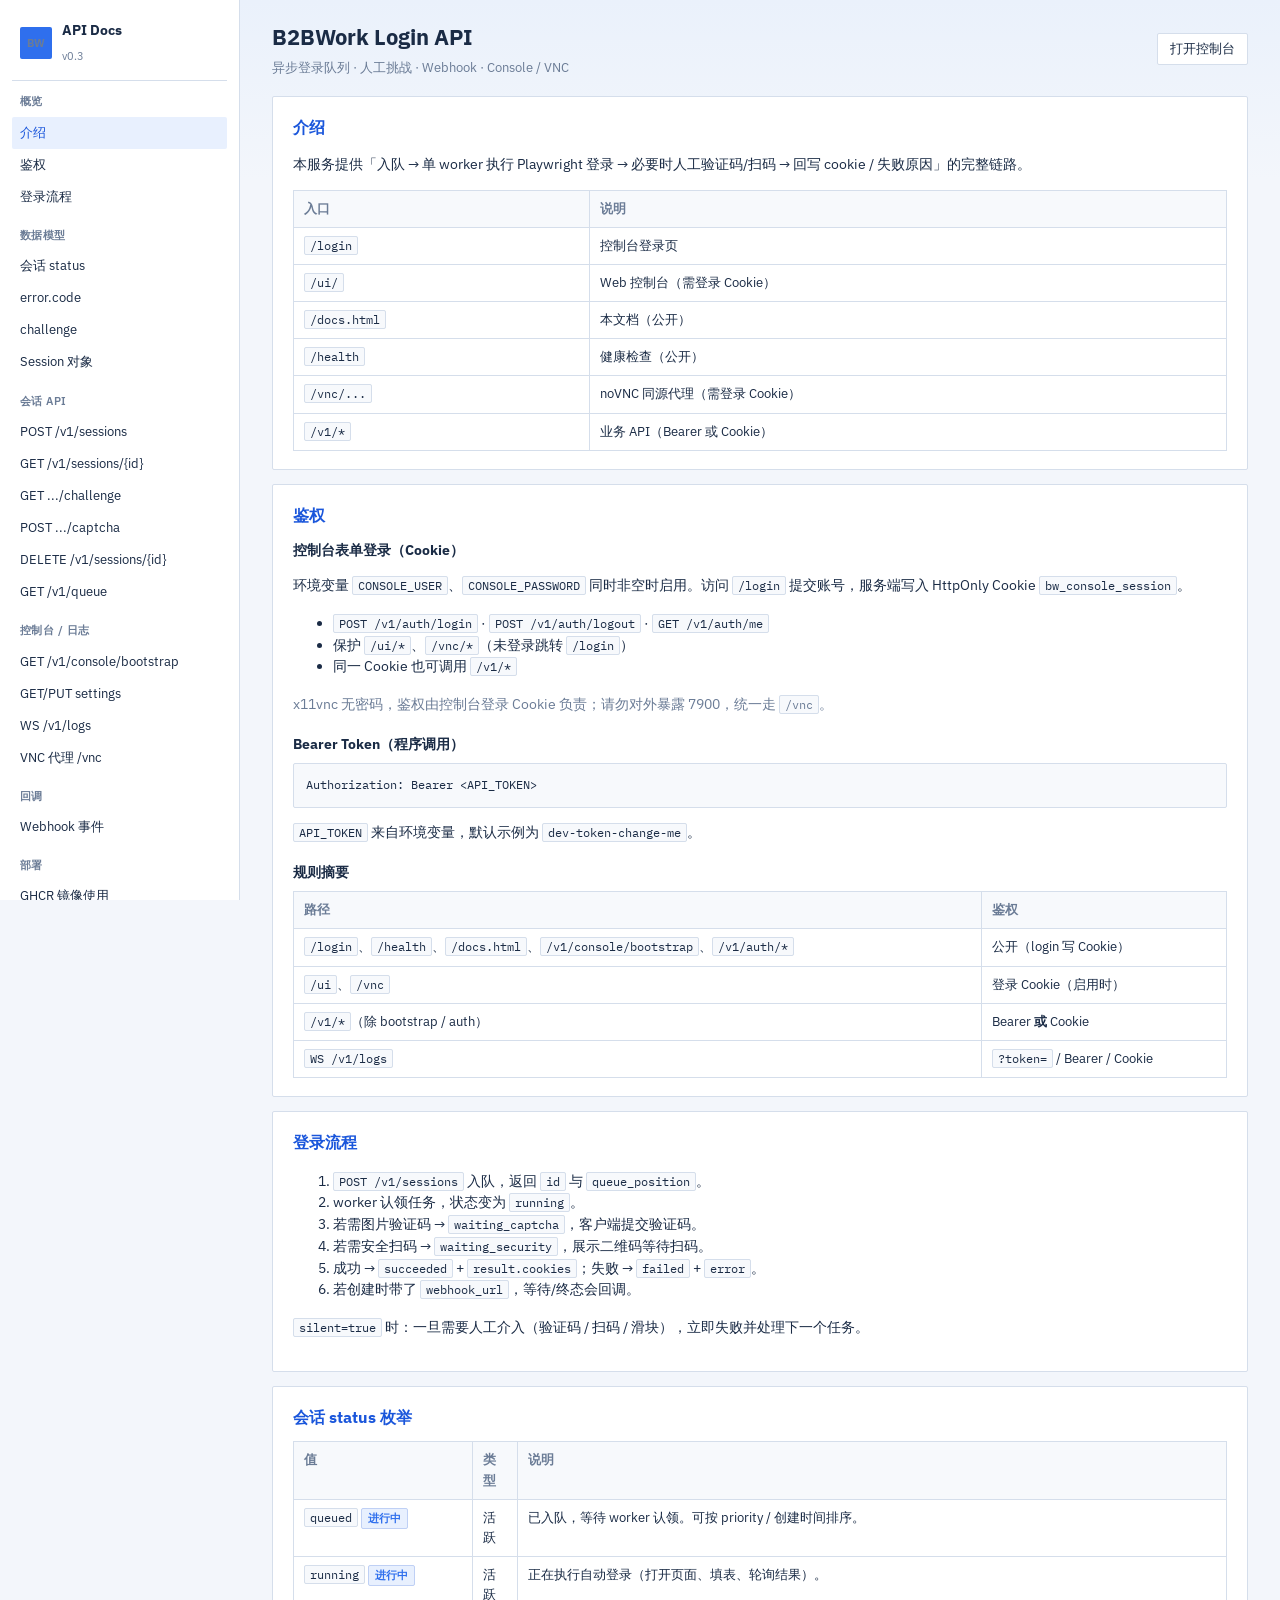
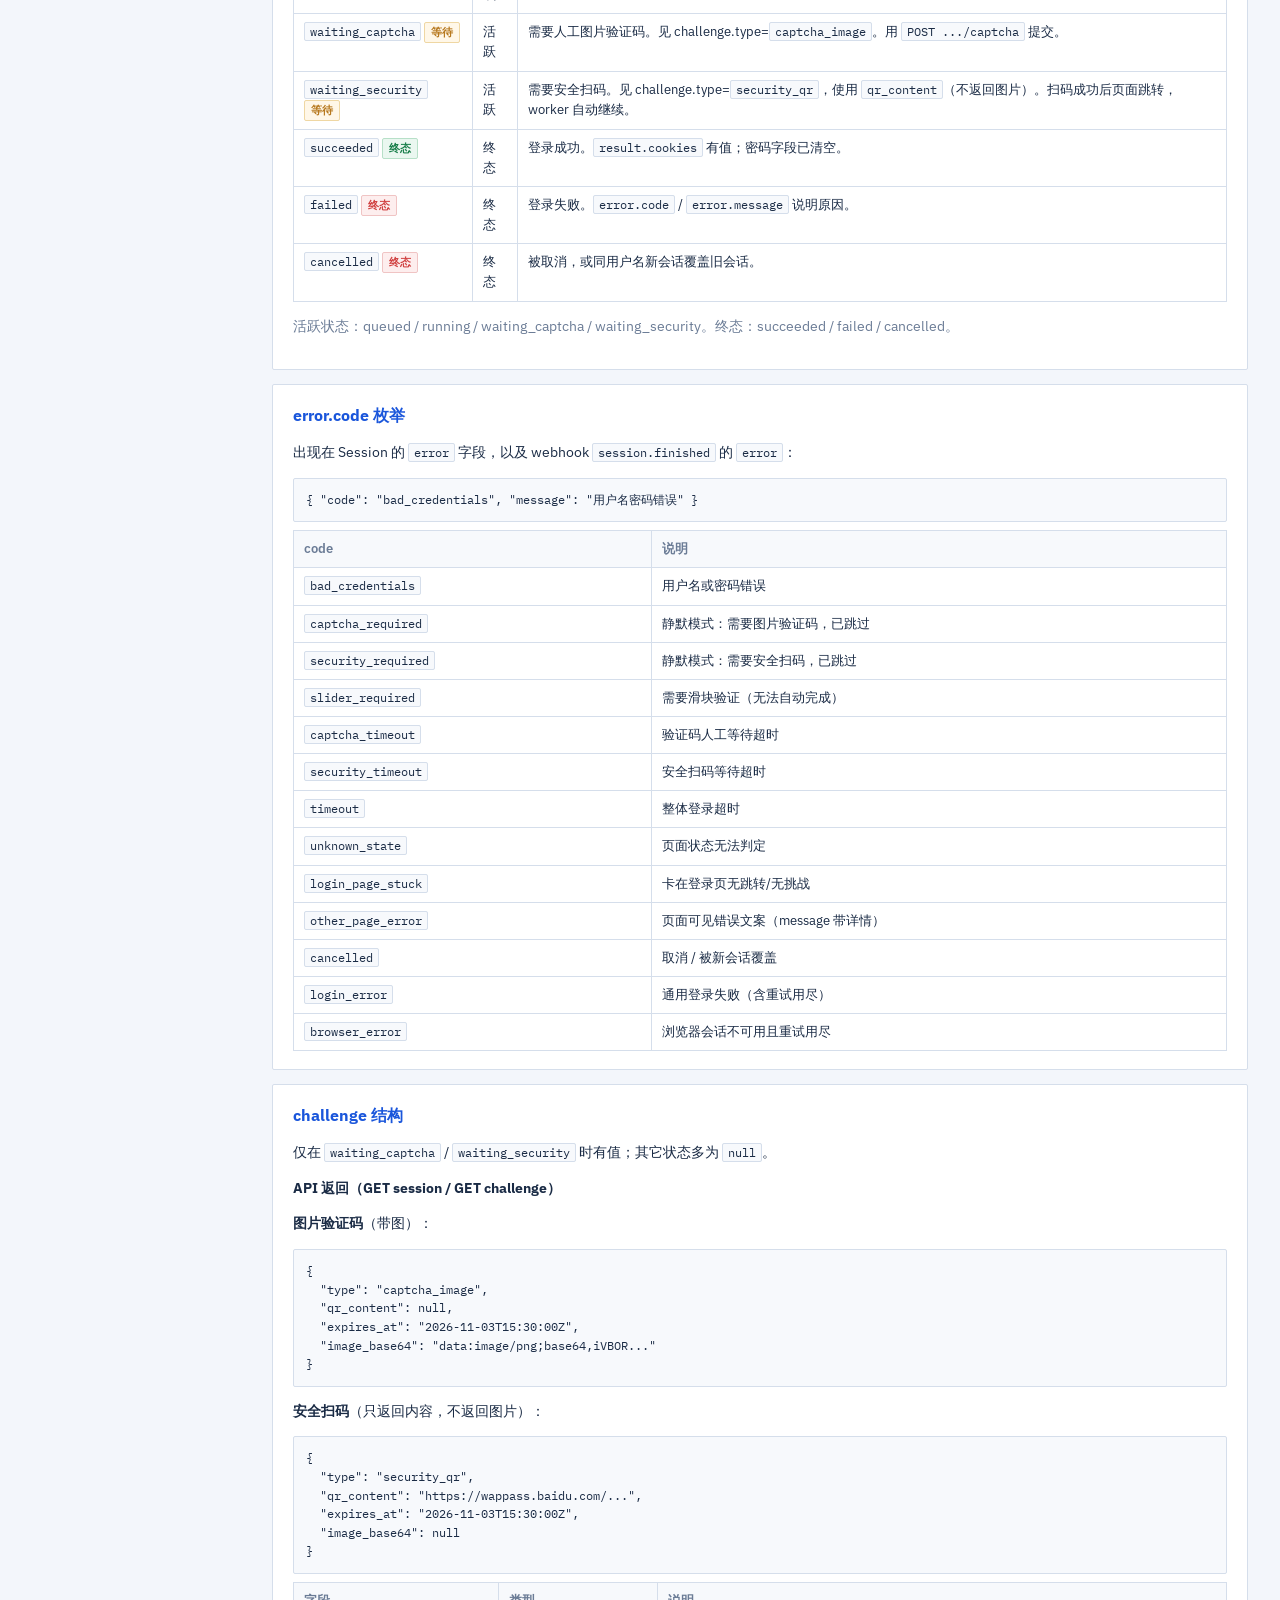
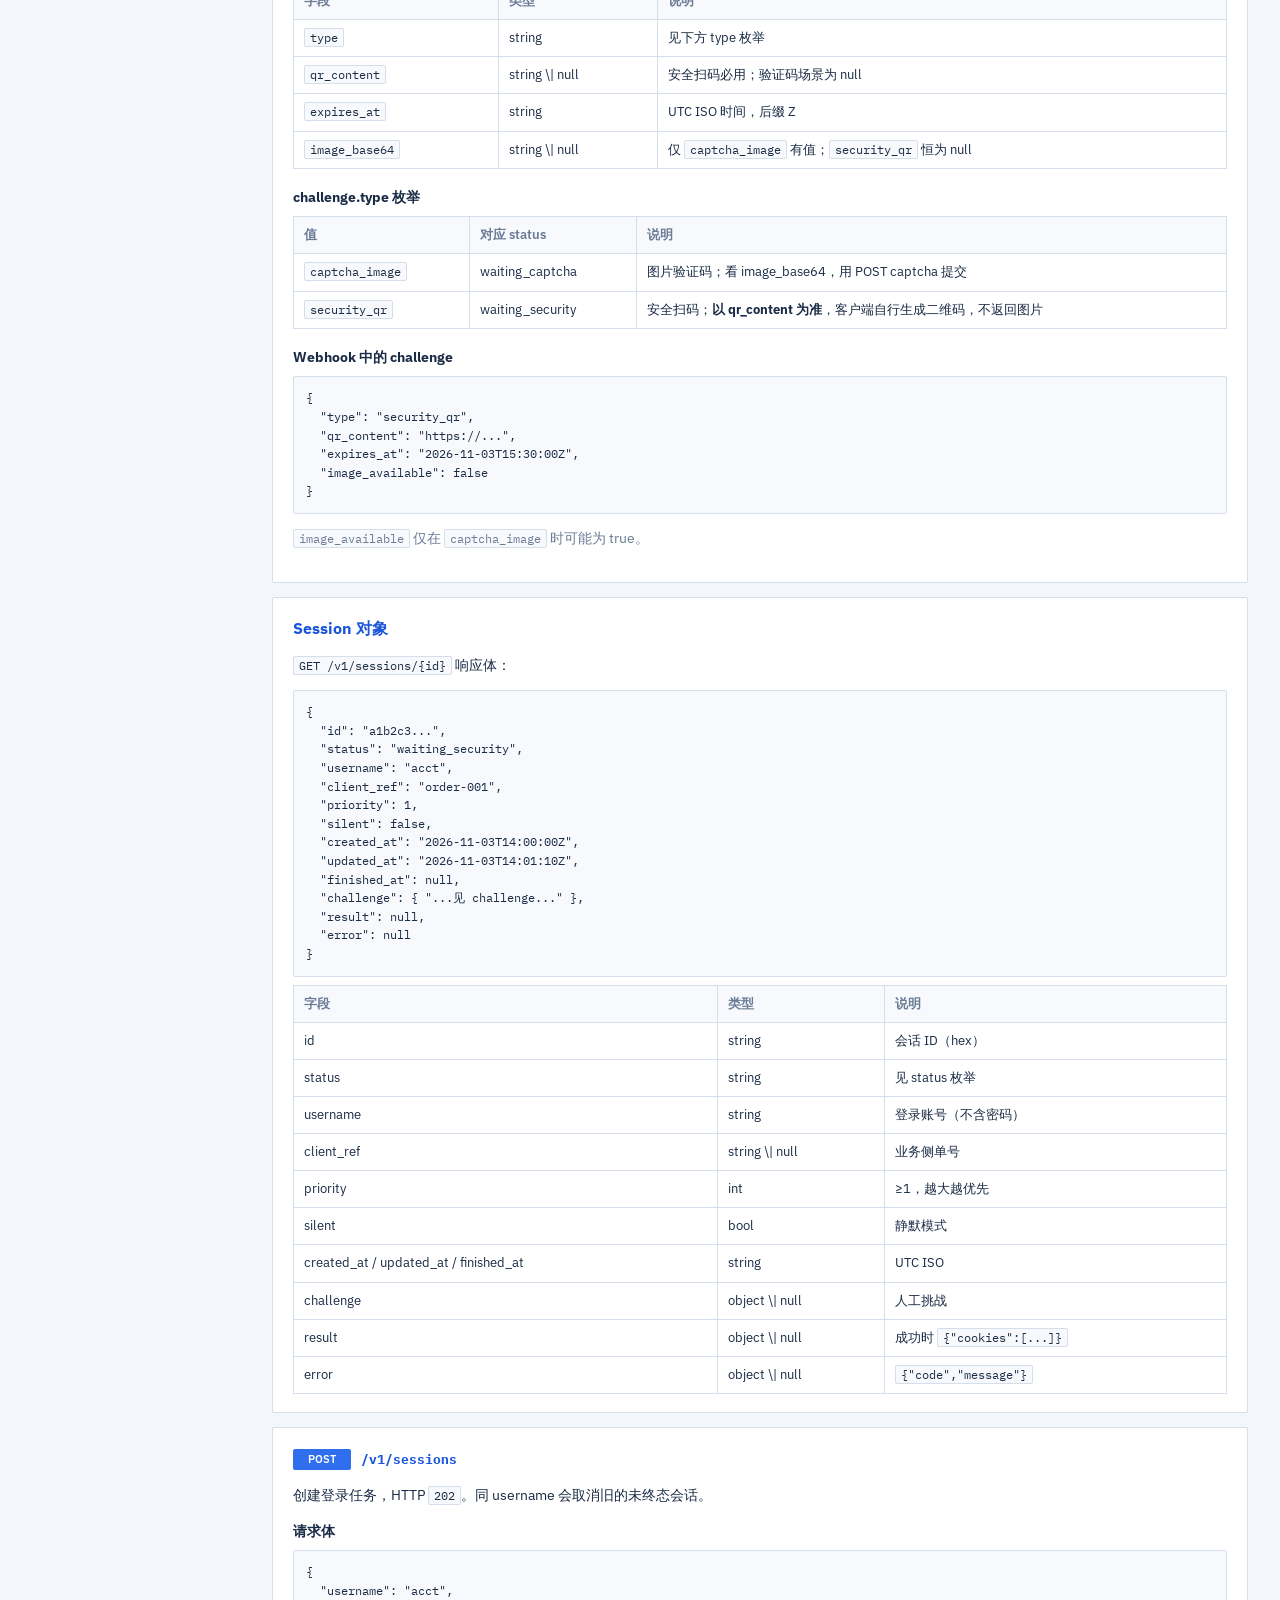
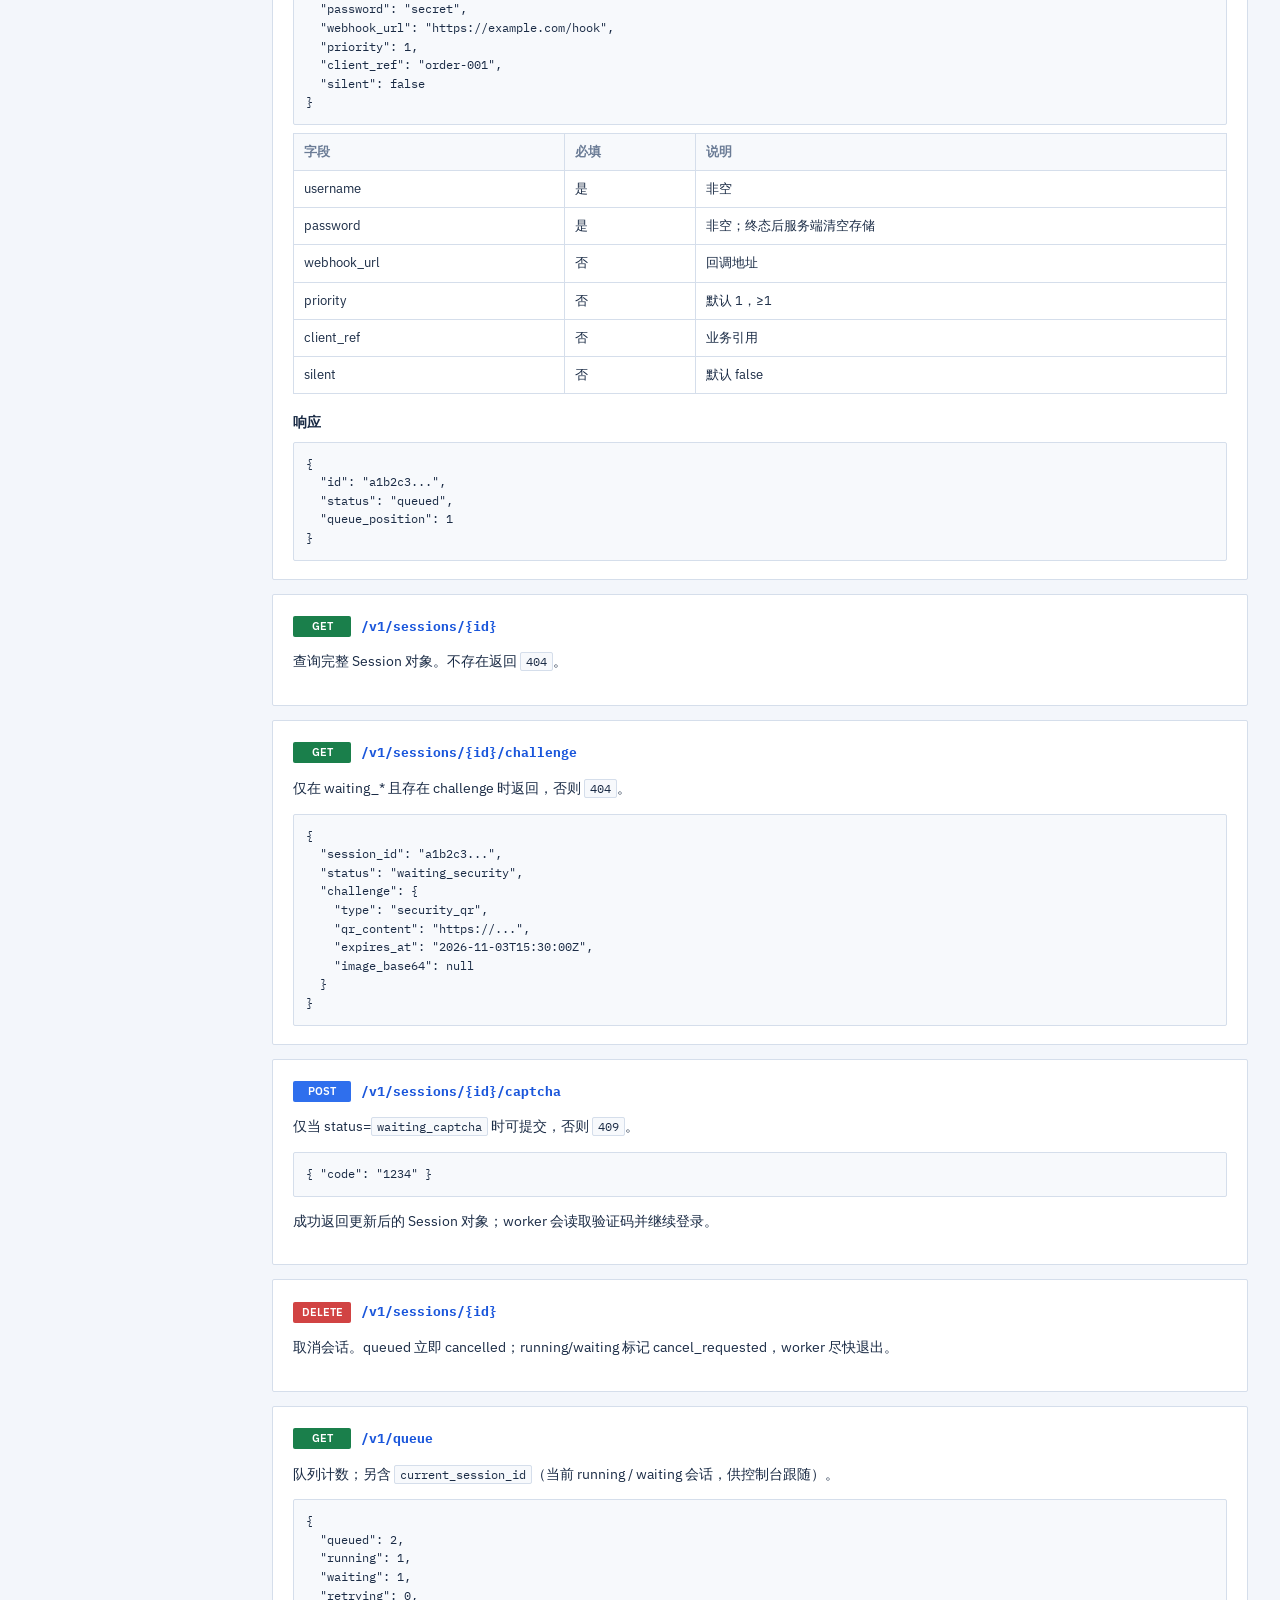
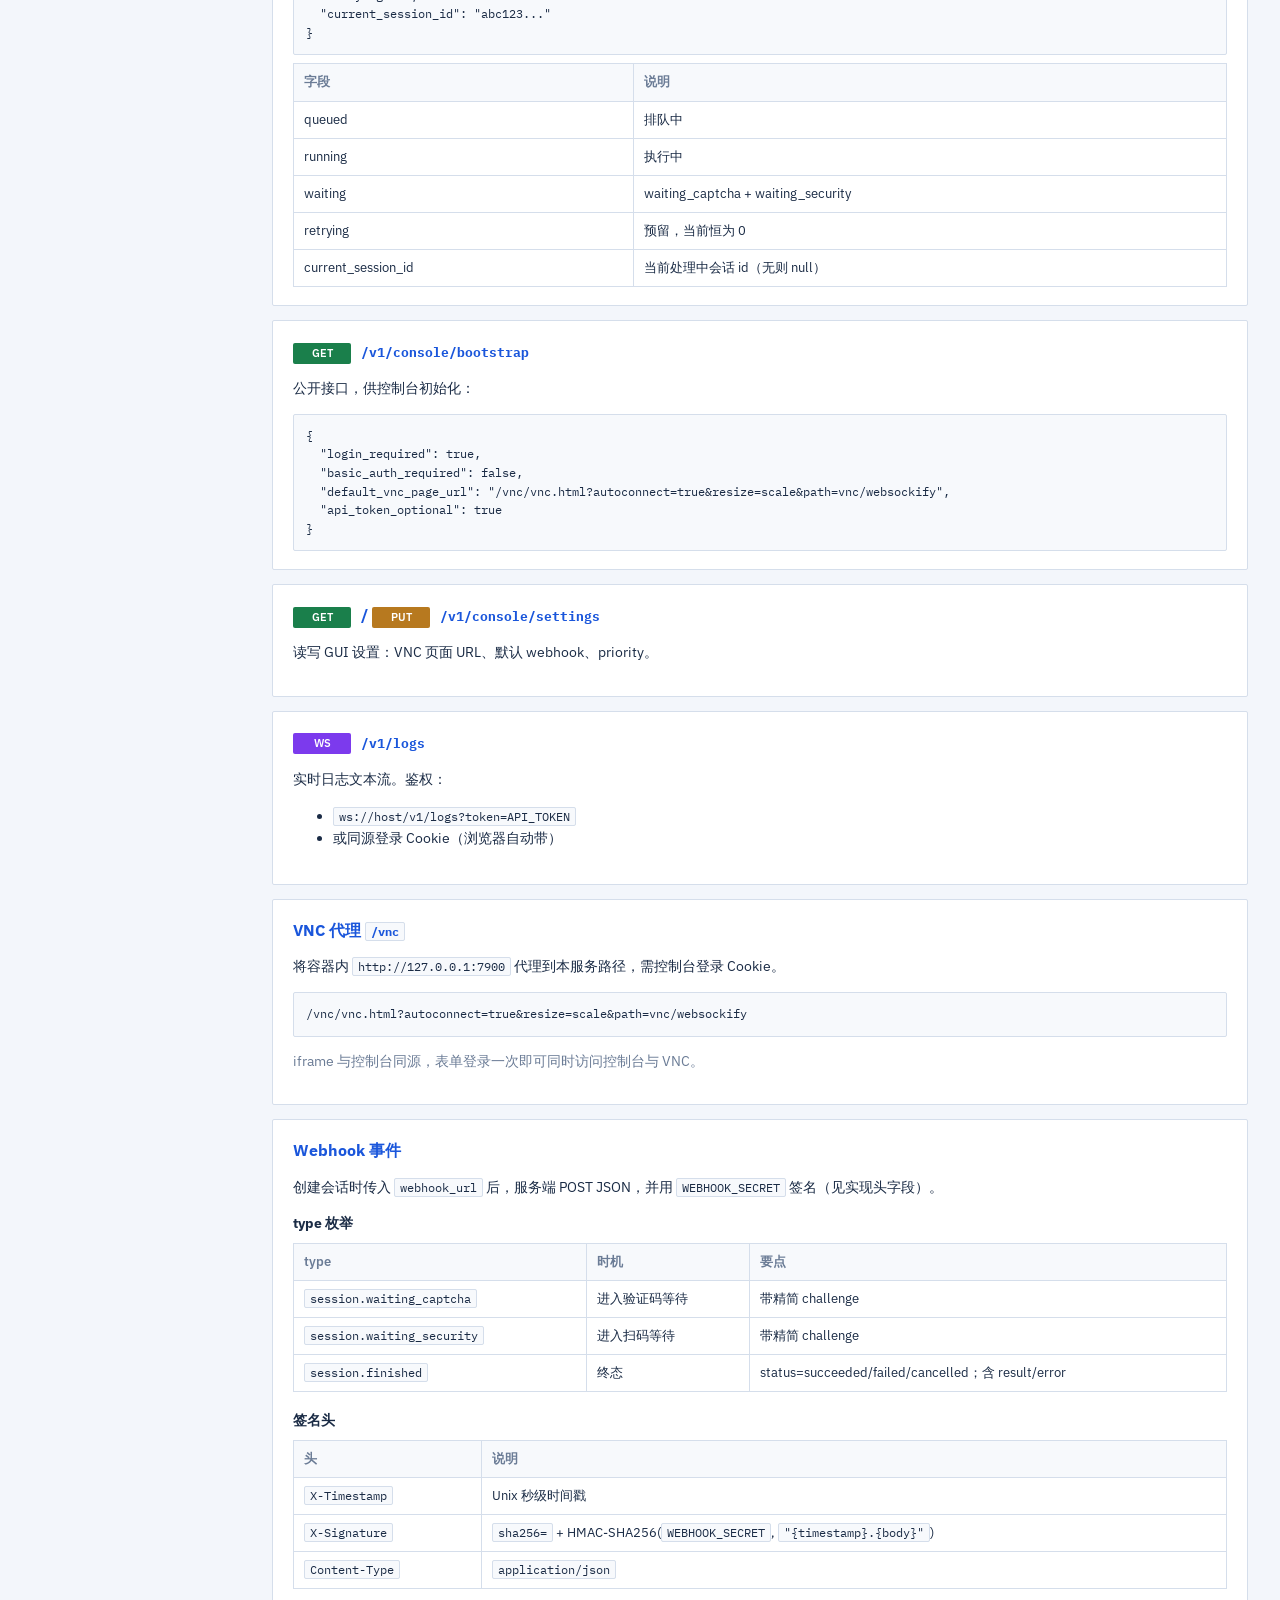
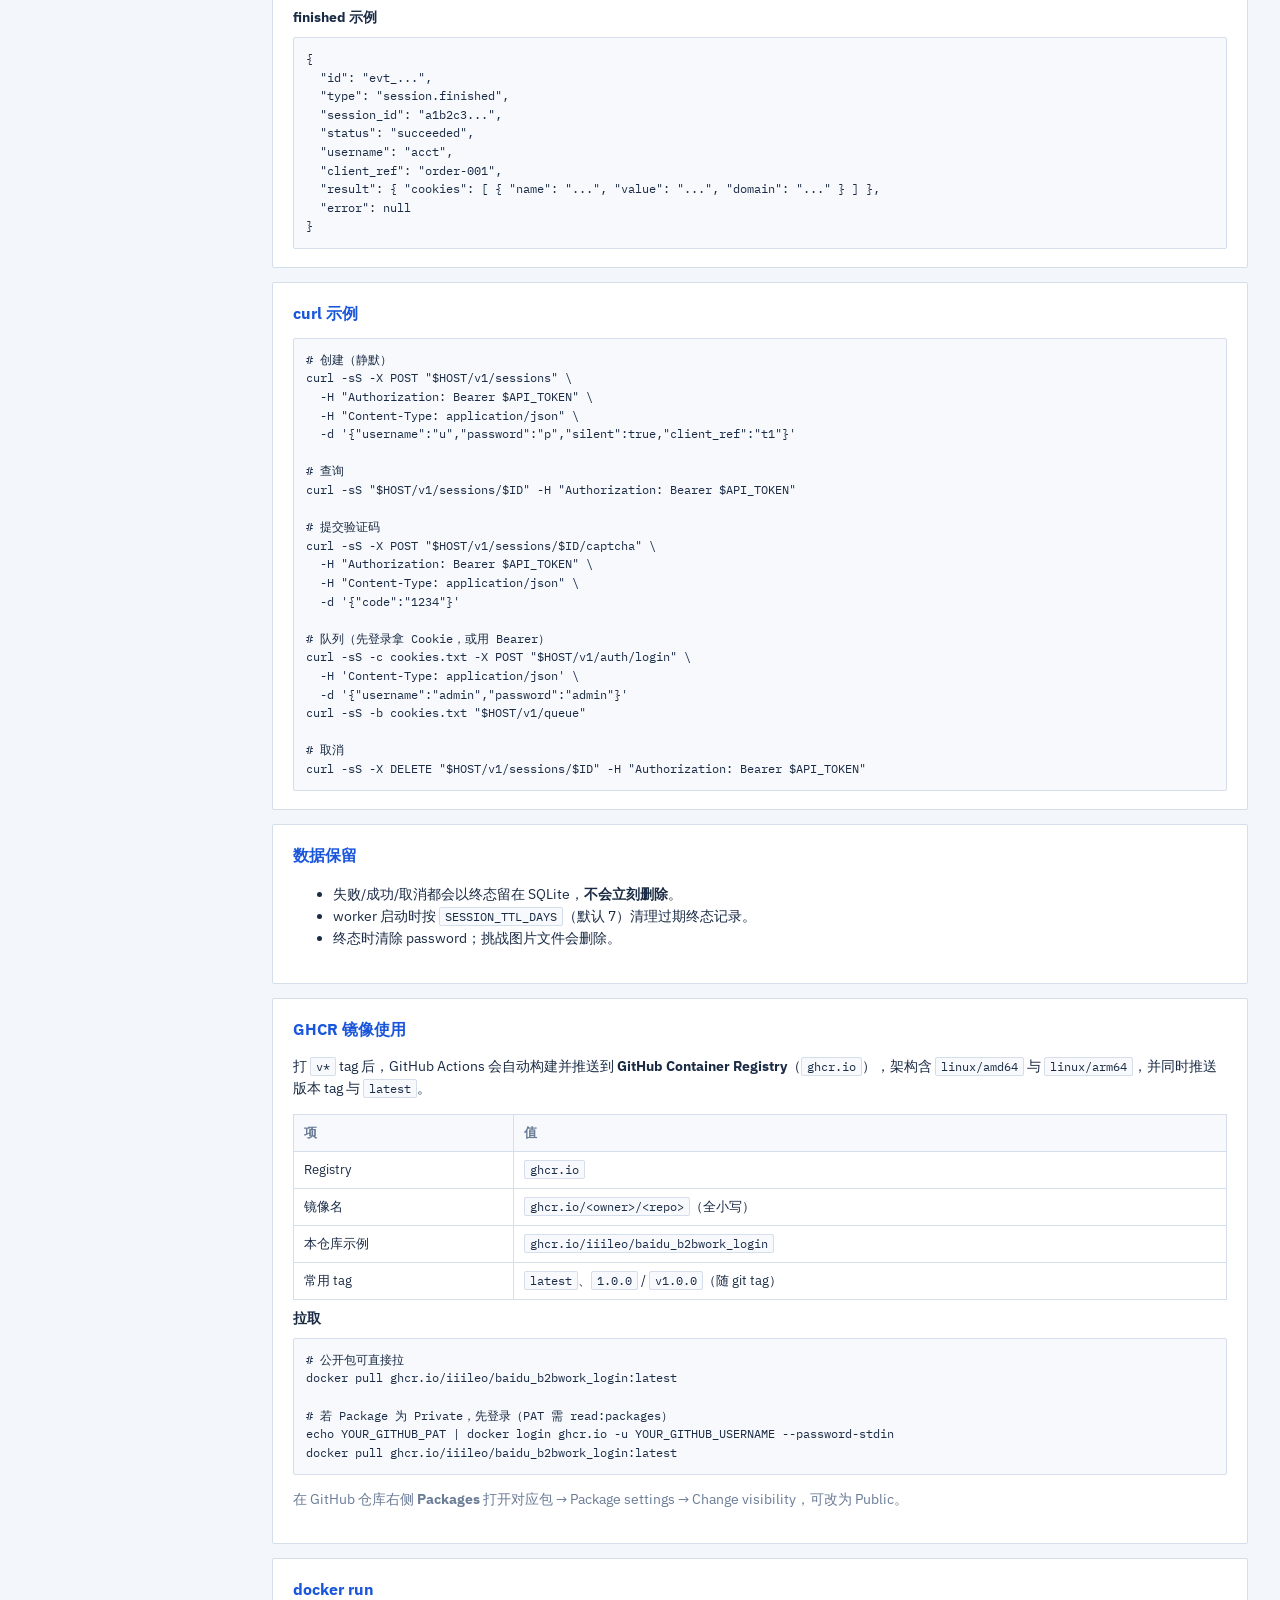
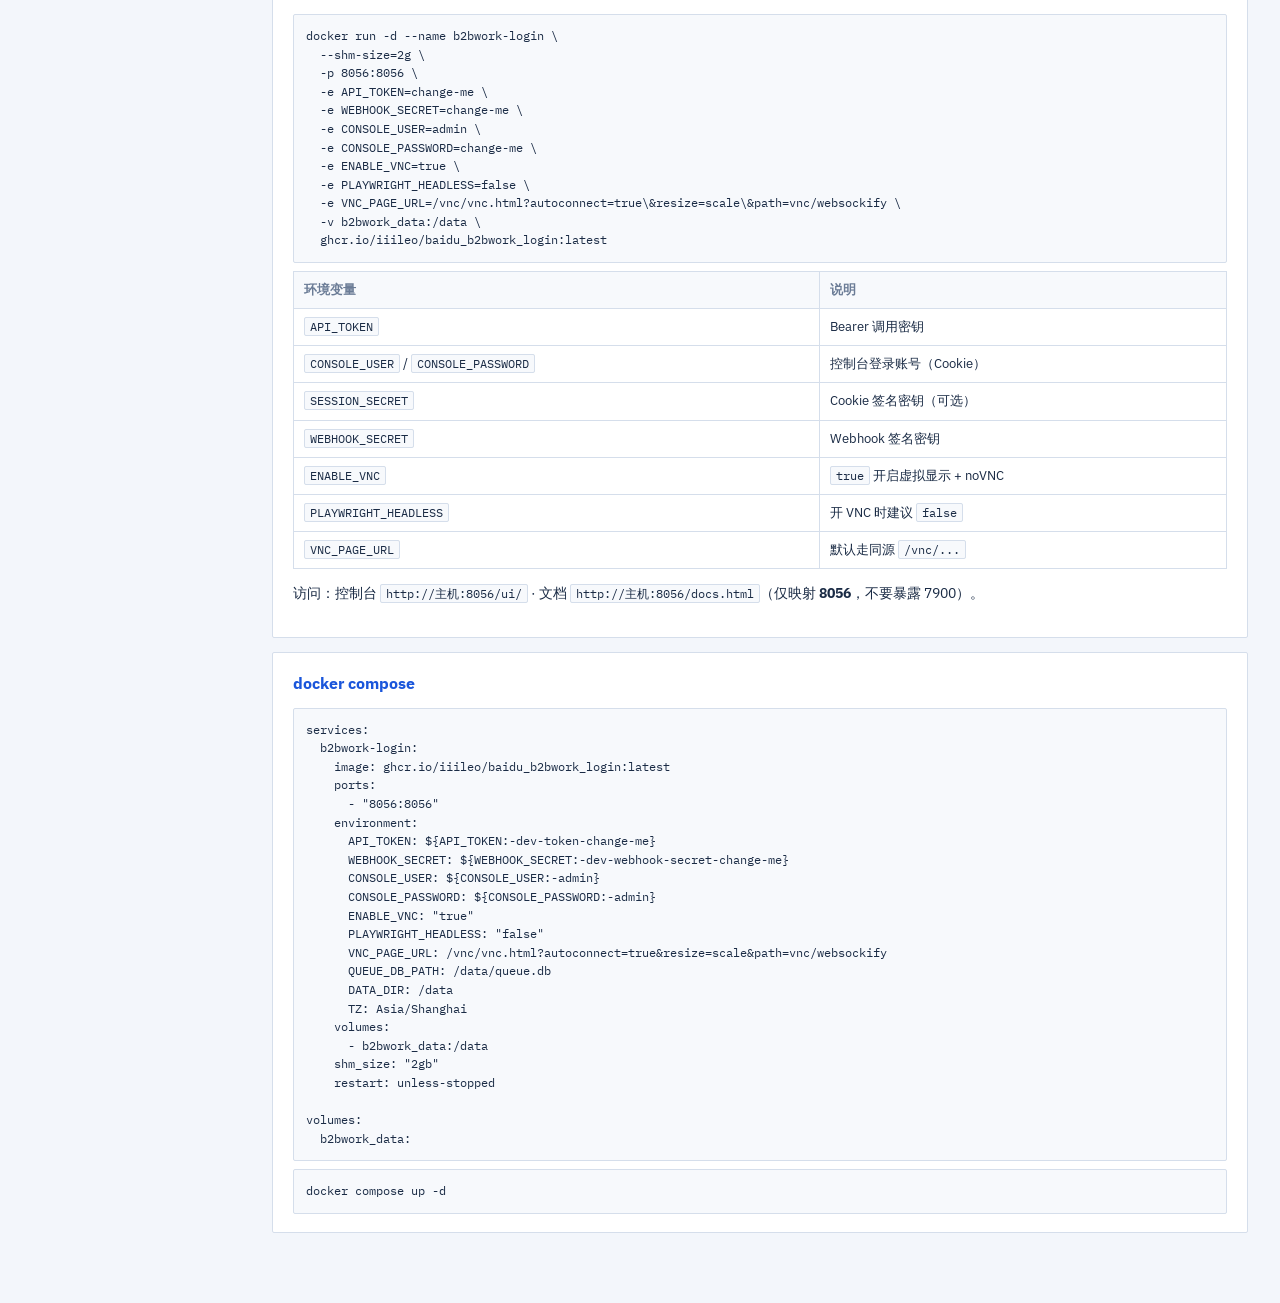
<file: web/docs.html>
<!DOCTYPE html>
<html lang="zh-CN">
<head>
  <meta charset="UTF-8" />
  <meta name="viewport" content="width=device-width, initial-scale=1" />
  <title>B2BWork Login API Docs</title>
  <link rel="preconnect" href="https://fonts.loli.net" />
  <link rel="preconnect" href="https://gstatic.loli.net" crossorigin />
  <link href="https://fonts.loli.net/css2?family=IBM+Plex+Sans:wght@400;500;600;700&family=IBM+Plex+Mono:wght@400;500&display=swap" rel="stylesheet" />
  <style>
    :root {
      --bg: #f3f6fb;
      --panel: #fff;
      --line: #d5deeb;
      --text: #1a2b45;
      --muted: #6b7c96;
      --accent: #2f6fed;
      --accent-soft: #e8f0fe;
      --accent-2: #1a56db;
      --radius: 2px;
      --sidebar-w: 240px;
      --mono: "IBM Plex Mono", ui-monospace, monospace;
      --sans: "IBM Plex Sans", "PingFang SC", "Segoe UI", sans-serif;
    }
    * { box-sizing: border-box; }
    html { scroll-behavior: smooth; }
    body {
      margin: 0;
      font-family: var(--sans);
      color: var(--text);
      background: var(--bg);
      line-height: 1.55;
    }
    .layout {
      display: grid;
      grid-template-columns: var(--sidebar-w) minmax(0, 1fr);
      width: 100%;
      min-height: 100dvh;
    }
    .sidebar {
      position: sticky;
      top: 0;
      height: 100dvh;
      overflow: auto;
      background: #fff;
      border-right: 1px solid var(--line);
      padding: 16px 12px 28px;
      width: var(--sidebar-w);
    }
    .side-brand {
      display: flex; gap: 10px; align-items: center;
      padding: 4px 8px 14px; border-bottom: 1px solid var(--line); margin-bottom: 12px;
    }
    .mark {
      width: 32px; height: 32px; border-radius: var(--radius);
      display: grid; place-items: center; background: var(--accent); color: #fff;
      font-weight: 700; font-size: 11px; flex: 0 0 auto;
    }
    .side-brand strong { display: block; font-size: 14px; }
    .side-brand span { color: var(--muted); font-size: 11px; }
    .nav-group { margin-bottom: 14px; }
    .nav-group h4 {
      margin: 0 8px 6px; font-size: 11px; font-weight: 600;
      color: var(--muted); letter-spacing: 0.04em; text-transform: uppercase;
    }
    .nav-group a {
      display: block; padding: 6px 8px; border-radius: var(--radius);
      color: var(--text); text-decoration: none; font-size: 13px;
    }
    .nav-group a:hover,
    .nav-group a.active { background: var(--accent-soft); color: var(--accent-2); }
    .content {
      min-width: 0;
      width: 100%;
      padding: 20px 32px 56px;
      background: linear-gradient(180deg, #eaf1fb 0%, var(--bg) 180px);
    }
    .content-inner {
      width: 100%;
      max-width: none;
    }
    .topbar {
      display: flex; justify-content: space-between; align-items: center; gap: 12px;
      margin-bottom: 18px;
    }
    h1 { margin: 0; font-size: 22px; }
    .sub { margin: 4px 0 0; color: var(--muted); font-size: 13px; }
    a.btn {
      display: inline-flex; align-items: center; height: 32px; padding: 0 12px;
      border: 1px solid var(--line); border-radius: var(--radius);
      text-decoration: none; color: var(--text); background: #fff; font-size: 13px;
      white-space: nowrap;
    }
    section.doc {
      background: var(--panel); border: 1px solid var(--line);
      border-radius: var(--radius); padding: 18px 20px; margin-bottom: 14px;
      scroll-margin-top: 16px;
    }
    h2 { margin: 0 0 12px; font-size: 16px; color: var(--accent-2); }
    h3 { margin: 18px 0 8px; font-size: 14px; }
    h3:first-of-type { margin-top: 8px; }
    p, li { font-size: 14px; }
    .muted { color: var(--muted); }
    code, pre {
      font-family: var(--mono); font-size: 12px;
      background: #f7f9fc; border: 1px solid var(--line); border-radius: var(--radius);
    }
    code { padding: 1px 5px; }
    pre { padding: 12px; overflow: auto; white-space: pre-wrap; word-break: break-word; margin: 8px 0 0; }
    table { width: 100%; border-collapse: collapse; font-size: 13px; margin: 8px 0 0; }
    th, td { border: 1px solid var(--line); padding: 8px 10px; text-align: left; vertical-align: top; }
    th { background: #f7f9fc; color: var(--muted); font-weight: 600; }
    .method {
      display: inline-block; min-width: 58px; text-align: center;
      padding: 2px 6px; border-radius: var(--radius); color: #fff; font-weight: 600; font-size: 11px;
      margin-right: 6px; vertical-align: middle;
    }
    .get { background: #1a7f4b; }
    .post { background: #2f6fed; }
    .put { background: #b7791f; }
    .del { background: #d14343; }
    .ws { background: #7c3aed; }
    .tag {
      display: inline-block; padding: 1px 6px; border-radius: var(--radius);
      font-size: 11px; font-weight: 600; border: 1px solid var(--line);
    }
    .tag-run { background: var(--accent-soft); color: var(--accent); border-color: #bfd0f5; }
    .tag-wait { background: #fff7e8; color: #b7791f; border-color: #efd7a3; }
    .tag-ok { background: #eaf7f0; color: #1a7f4b; border-color: #b7e0c8; }
    .tag-bad { background: #fdeeee; color: #d14343; border-color: #f0c4c4; }
    .endpoint { font-family: var(--mono); font-size: 13px; }
    @media (max-width: 900px) {
      .layout { grid-template-columns: 1fr; }
      .sidebar {
        position: relative; height: auto; max-height: none;
        border-right: 0; border-bottom: 1px solid var(--line);
      }
      .content { padding: 16px; }
    }
  </style>
</head>
<body>
  <div class="layout">
    <aside class="sidebar">
      <div class="side-brand">
        <span class="mark">BW</span>
        <div>
          <strong>API Docs</strong>
          <span>v0.3</span>
        </div>
      </div>
      <nav>
        <div class="nav-group">
          <h4>概览</h4>
          <a href="#intro">介绍</a>
          <a href="#auth">鉴权</a>
          <a href="#flow">登录流程</a>
        </div>
        <div class="nav-group">
          <h4>数据模型</h4>
          <a href="#status">会话 status</a>
          <a href="#error-codes">error.code</a>
          <a href="#challenge">challenge</a>
          <a href="#session-object">Session 对象</a>
        </div>
        <div class="nav-group">
          <h4>会话 API</h4>
          <a href="#create-session">POST /v1/sessions</a>
          <a href="#get-session">GET /v1/sessions/{id}</a>
          <a href="#get-challenge">GET .../challenge</a>
          <a href="#submit-captcha">POST .../captcha</a>
          <a href="#cancel-session">DELETE /v1/sessions/{id}</a>
          <a href="#queue">GET /v1/queue</a>
        </div>
        <div class="nav-group">
          <h4>控制台 / 日志</h4>
          <a href="#bootstrap">GET /v1/console/bootstrap</a>
          <a href="#console-settings">GET/PUT settings</a>
          <a href="#logs">WS /v1/logs</a>
          <a href="#vnc">VNC 代理 /vnc</a>
        </div>
        <div class="nav-group">
          <h4>回调</h4>
          <a href="#webhook">Webhook 事件</a>
        </div>
        <div class="nav-group">
          <h4>部署</h4>
          <a href="#docker-ghcr">GHCR 镜像使用</a>
          <a href="#docker-run">docker run</a>
          <a href="#docker-compose">docker compose</a>
        </div>
        <div class="nav-group">
          <h4>其它</h4>
          <a href="#examples">curl 示例</a>
          <a href="#retention">数据保留</a>
        </div>
      </nav>
    </aside>

    <main class="content">
      <div class="content-inner">
        <div class="topbar">
          <div>
            <h1>B2BWork Login API</h1>
            <p class="sub">异步登录队列 · 人工挑战 · Webhook · Console / VNC</p>
          </div>
          <a class="btn" href="/ui/">打开控制台</a>
        </div>

        <section class="doc" id="intro">
          <h2>介绍</h2>
          <p>本服务提供「入队 → 单 worker 执行 Playwright 登录 → 必要时人工验证码/扫码 → 回写 cookie / 失败原因」的完整链路。</p>
          <table>
            <tr><th>入口</th><th>说明</th></tr>
            <tr><td><code>/login</code></td><td>控制台登录页</td></tr>
            <tr><td><code>/ui/</code></td><td>Web 控制台（需登录 Cookie）</td></tr>
            <tr><td><code>/docs.html</code></td><td>本文档（公开）</td></tr>
            <tr><td><code>/health</code></td><td>健康检查（公开）</td></tr>
            <tr><td><code>/vnc/...</code></td><td>noVNC 同源代理（需登录 Cookie）</td></tr>
            <tr><td><code>/v1/*</code></td><td>业务 API（Bearer 或 Cookie）</td></tr>
          </table>
        </section>

        <section class="doc" id="auth">
          <h2>鉴权</h2>
          <h3>控制台表单登录（Cookie）</h3>
          <p>环境变量 <code>CONSOLE_USER</code>、<code>CONSOLE_PASSWORD</code> 同时非空时启用。访问 <code>/login</code> 提交账号，服务端写入 HttpOnly Cookie <code>bw_console_session</code>。</p>
          <ul>
            <li><code>POST /v1/auth/login</code> · <code>POST /v1/auth/logout</code> · <code>GET /v1/auth/me</code></li>
            <li>保护 <code>/ui/*</code>、<code>/vnc/*</code>（未登录跳转 <code>/login</code>）</li>
            <li>同一 Cookie 也可调用 <code>/v1/*</code></li>
          </ul>
          <p class="muted">x11vnc 无密码，鉴权由控制台登录 Cookie 负责；请勿对外暴露 7900，统一走 <code>/vnc</code>。</p>

          <h3>Bearer Token（程序调用）</h3>
          <pre>Authorization: Bearer &lt;API_TOKEN&gt;</pre>
          <p><code>API_TOKEN</code> 来自环境变量，默认示例为 <code>dev-token-change-me</code>。</p>

          <h3>规则摘要</h3>
          <table>
            <tr><th>路径</th><th>鉴权</th></tr>
            <tr><td><code>/login</code>、<code>/health</code>、<code>/docs.html</code>、<code>/v1/console/bootstrap</code>、<code>/v1/auth/*</code></td><td>公开（login 写 Cookie）</td></tr>
            <tr><td><code>/ui</code>、<code>/vnc</code></td><td>登录 Cookie（启用时）</td></tr>
            <tr><td><code>/v1/*</code>（除 bootstrap / auth）</td><td>Bearer <strong>或</strong> Cookie</td></tr>
            <tr><td><code>WS /v1/logs</code></td><td><code>?token=</code> / Bearer / Cookie</td></tr>
          </table>
        </section>

        <section class="doc" id="flow">
          <h2>登录流程</h2>
          <ol>
            <li><code>POST /v1/sessions</code> 入队，返回 <code>id</code> 与 <code>queue_position</code>。</li>
            <li>worker 认领任务，状态变为 <code>running</code>。</li>
            <li>若需图片验证码 → <code>waiting_captcha</code>，客户端提交验证码。</li>
            <li>若需安全扫码 → <code>waiting_security</code>，展示二维码等待扫码。</li>
            <li>成功 → <code>succeeded</code> + <code>result.cookies</code>；失败 → <code>failed</code> + <code>error</code>。</li>
            <li>若创建时带了 <code>webhook_url</code>，等待/终态会回调。</li>
          </ol>
          <p><code>silent=true</code> 时：一旦需要人工介入（验证码 / 扫码 / 滑块），立即失败并处理下一个任务。</p>
        </section>

        <section class="doc" id="status">
          <h2>会话 status 枚举</h2>
          <table>
            <tr><th>值</th><th>类型</th><th>说明</th></tr>
            <tr>
              <td><code>queued</code> <span class="tag tag-run">进行中</span></td>
              <td>活跃</td>
              <td>已入队，等待 worker 认领。可按 priority / 创建时间排序。</td>
            </tr>
            <tr>
              <td><code>running</code> <span class="tag tag-run">进行中</span></td>
              <td>活跃</td>
              <td>正在执行自动登录（打开页面、填表、轮询结果）。</td>
            </tr>
            <tr>
              <td><code>waiting_captcha</code> <span class="tag tag-wait">等待</span></td>
              <td>活跃</td>
              <td>需要人工图片验证码。见 challenge.type=<code>captcha_image</code>。用 <code>POST .../captcha</code> 提交。</td>
            </tr>
            <tr>
              <td><code>waiting_security</code> <span class="tag tag-wait">等待</span></td>
              <td>活跃</td>
              <td>需要安全扫码。见 challenge.type=<code>security_qr</code>，使用 <code>qr_content</code>（不返回图片）。扫码成功后页面跳转，worker 自动继续。</td>
            </tr>
            <tr>
              <td><code>succeeded</code> <span class="tag tag-ok">终态</span></td>
              <td>终态</td>
              <td>登录成功。<code>result.cookies</code> 有值；密码字段已清空。</td>
            </tr>
            <tr>
              <td><code>failed</code> <span class="tag tag-bad">终态</span></td>
              <td>终态</td>
              <td>登录失败。<code>error.code</code> / <code>error.message</code> 说明原因。</td>
            </tr>
            <tr>
              <td><code>cancelled</code> <span class="tag tag-bad">终态</span></td>
              <td>终态</td>
              <td>被取消，或同用户名新会话覆盖旧会话。</td>
            </tr>
          </table>
          <p class="muted">活跃状态：queued / running / waiting_captcha / waiting_security。终态：succeeded / failed / cancelled。</p>
        </section>

        <section class="doc" id="error-codes">
          <h2>error.code 枚举</h2>
          <p>出现在 Session 的 <code>error</code> 字段，以及 webhook <code>session.finished</code> 的 <code>error</code>：</p>
          <pre>{ "code": "bad_credentials", "message": "用户名密码错误" }</pre>
          <table>
            <tr><th>code</th><th>说明</th></tr>
            <tr><td><code>bad_credentials</code></td><td>用户名或密码错误</td></tr>
            <tr><td><code>captcha_required</code></td><td>静默模式：需要图片验证码，已跳过</td></tr>
            <tr><td><code>security_required</code></td><td>静默模式：需要安全扫码，已跳过</td></tr>
            <tr><td><code>slider_required</code></td><td>需要滑块验证（无法自动完成）</td></tr>
            <tr><td><code>captcha_timeout</code></td><td>验证码人工等待超时</td></tr>
            <tr><td><code>security_timeout</code></td><td>安全扫码等待超时</td></tr>
            <tr><td><code>timeout</code></td><td>整体登录超时</td></tr>
            <tr><td><code>unknown_state</code></td><td>页面状态无法判定</td></tr>
            <tr><td><code>login_page_stuck</code></td><td>卡在登录页无跳转/无挑战</td></tr>
            <tr><td><code>other_page_error</code></td><td>页面可见错误文案（message 带详情）</td></tr>
            <tr><td><code>cancelled</code></td><td>取消 / 被新会话覆盖</td></tr>
            <tr><td><code>login_error</code></td><td>通用登录失败（含重试用尽）</td></tr>
            <tr><td><code>browser_error</code></td><td>浏览器会话不可用且重试用尽</td></tr>
          </table>
        </section>

        <section class="doc" id="challenge">
          <h2>challenge 结构</h2>
          <p>仅在 <code>waiting_captcha</code> / <code>waiting_security</code> 时有值；其它状态多为 <code>null</code>。</p>

          <h3>API 返回（GET session / GET challenge）</h3>
          <p><strong>图片验证码</strong>（带图）：</p>
          <pre>{
  "type": "captcha_image",
  "qr_content": null,
  "expires_at": "2026-11-03T15:30:00Z",
  "image_base64": "[data-uri]..."
}</pre>
          <p><strong>安全扫码</strong>（只返回内容，不返回图片）：</p>
          <pre>{
  "type": "security_qr",
  "qr_content": "https://wappass.baidu.com/...",
  "expires_at": "2026-11-03T15:30:00Z",
  "image_base64": null
}</pre>
          <table>
            <tr><th>字段</th><th>类型</th><th>说明</th></tr>
            <tr><td><code>type</code></td><td>string</td><td>见下方 type 枚举</td></tr>
            <tr><td><code>qr_content</code></td><td>string \| null</td><td>安全扫码必用；验证码场景为 null</td></tr>
            <tr><td><code>expires_at</code></td><td>string</td><td>UTC ISO 时间，后缀 Z</td></tr>
            <tr><td><code>image_base64</code></td><td>string \| null</td><td>仅 <code>captcha_image</code> 有值；<code>security_qr</code> 恒为 null</td></tr>
          </table>

          <h3>challenge.type 枚举</h3>
          <table>
            <tr><th>值</th><th>对应 status</th><th>说明</th></tr>
            <tr><td><code>captcha_image</code></td><td>waiting_captcha</td><td>图片验证码；看 image_base64，用 POST captcha 提交</td></tr>
            <tr><td><code>security_qr</code></td><td>waiting_security</td><td>安全扫码；<strong>以 qr_content 为准</strong>，客户端自行生成二维码，不返回图片</td></tr>
          </table>

          <h3>Webhook 中的 challenge</h3>
          <pre>{
  "type": "security_qr",
  "qr_content": "https://...",
  "expires_at": "2026-11-03T15:30:00Z",
  "image_available": false
}</pre>
          <p class="muted"><code>image_available</code> 仅在 <code>captcha_image</code> 时可能为 true。</p>
        </section>

        <section class="doc" id="session-object">
          <h2>Session 对象</h2>
          <p><code>GET /v1/sessions/{id}</code> 响应体：</p>
          <pre>{
  "id": "a1b2c3...",
  "status": "waiting_security",
  "username": "acct",
  "client_ref": "order-001",
  "priority": 1,
  "silent": false,
  "created_at": "2026-11-03T14:00:00Z",
  "updated_at": "2026-11-03T14:01:10Z",
  "finished_at": null,
  "challenge": { "...见 challenge..." },
  "result": null,
  "error": null
}</pre>
          <table>
            <tr><th>字段</th><th>类型</th><th>说明</th></tr>
            <tr><td>id</td><td>string</td><td>会话 ID（hex）</td></tr>
            <tr><td>status</td><td>string</td><td>见 status 枚举</td></tr>
            <tr><td>username</td><td>string</td><td>登录账号（不含密码）</td></tr>
            <tr><td>client_ref</td><td>string \| null</td><td>业务侧单号</td></tr>
            <tr><td>priority</td><td>int</td><td>≥1，越大越优先</td></tr>
            <tr><td>silent</td><td>bool</td><td>静默模式</td></tr>
            <tr><td>created_at / updated_at / finished_at</td><td>string</td><td>UTC ISO</td></tr>
            <tr><td>challenge</td><td>object \| null</td><td>人工挑战</td></tr>
            <tr><td>result</td><td>object \| null</td><td>成功时 <code>{"cookies":[...]}</code></td></tr>
            <tr><td>error</td><td>object \| null</td><td><code>{"code","message"}</code></td></tr>
          </table>
        </section>

        <section class="doc" id="create-session">
          <h2><span class="method post">POST</span> <span class="endpoint">/v1/sessions</span></h2>
          <p>创建登录任务，HTTP <code>202</code>。同 username 会取消旧的未终态会话。</p>
          <h3>请求体</h3>
          <pre>{
  "username": "acct",
  "password": "secret",
  "webhook_url": "https://example.com/hook",
  "priority": 1,
  "client_ref": "order-001",
  "silent": false
}</pre>
          <table>
            <tr><th>字段</th><th>必填</th><th>说明</th></tr>
            <tr><td>username</td><td>是</td><td>非空</td></tr>
            <tr><td>password</td><td>是</td><td>非空；终态后服务端清空存储</td></tr>
            <tr><td>webhook_url</td><td>否</td><td>回调地址</td></tr>
            <tr><td>priority</td><td>否</td><td>默认 1，≥1</td></tr>
            <tr><td>client_ref</td><td>否</td><td>业务引用</td></tr>
            <tr><td>silent</td><td>否</td><td>默认 false</td></tr>
          </table>
          <h3>响应</h3>
          <pre>{
  "id": "a1b2c3...",
  "status": "queued",
  "queue_position": 1
}</pre>
        </section>

        <section class="doc" id="get-session">
          <h2><span class="method get">GET</span> <span class="endpoint">/v1/sessions/{id}</span></h2>
          <p>查询完整 Session 对象。不存在返回 <code>404</code>。</p>
        </section>

        <section class="doc" id="get-challenge">
          <h2><span class="method get">GET</span> <span class="endpoint">/v1/sessions/{id}/challenge</span></h2>
          <p>仅在 waiting_* 且存在 challenge 时返回，否则 <code>404</code>。</p>
          <pre>{
  "session_id": "a1b2c3...",
  "status": "waiting_security",
  "challenge": {
    "type": "security_qr",
    "qr_content": "https://...",
    "expires_at": "2026-11-03T15:30:00Z",
    "image_base64": null
  }
}</pre>
        </section>

        <section class="doc" id="submit-captcha">
          <h2><span class="method post">POST</span> <span class="endpoint">/v1/sessions/{id}/captcha</span></h2>
          <p>仅当 status=<code>waiting_captcha</code> 时可提交，否则 <code>409</code>。</p>
          <pre>{ "code": "1234" }</pre>
          <p>成功返回更新后的 Session 对象；worker 会读取验证码并继续登录。</p>
        </section>

        <section class="doc" id="cancel-session">
          <h2><span class="method del">DELETE</span> <span class="endpoint">/v1/sessions/{id}</span></h2>
          <p>取消会话。queued 立即 cancelled；running/waiting 标记 cancel_requested，worker 尽快退出。</p>
        </section>

        <section class="doc" id="queue">
          <h2><span class="method get">GET</span> <span class="endpoint">/v1/queue</span></h2>
          <p>队列计数；另含 <code>current_session_id</code>（当前 running / waiting 会话，供控制台跟随）。</p>
          <pre>{
  "queued": 2,
  "running": 1,
  "waiting": 1,
  "retrying": 0,
  "current_session_id": "abc123..."
}</pre>
          <table>
            <tr><th>字段</th><th>说明</th></tr>
            <tr><td>queued</td><td>排队中</td></tr>
            <tr><td>running</td><td>执行中</td></tr>
            <tr><td>waiting</td><td>waiting_captcha + waiting_security</td></tr>
            <tr><td>retrying</td><td>预留，当前恒为 0</td></tr>
            <tr><td>current_session_id</td><td>当前处理中会话 id（无则 null）</td></tr>
          </table>
        </section>

        <section class="doc" id="bootstrap">
          <h2><span class="method get">GET</span> <span class="endpoint">/v1/console/bootstrap</span></h2>
          <p>公开接口，供控制台初始化：</p>
          <pre>{
  "login_required": true,
  "basic_auth_required": false,
  "default_vnc_page_url": "/vnc/vnc.html?autoconnect=true&resize=scale&path=vnc/websockify",
  "api_token_optional": true
}</pre>
        </section>

        <section class="doc" id="console-settings">
          <h2><span class="method get">GET</span> / <span class="method put">PUT</span> <span class="endpoint">/v1/console/settings</span></h2>
          <p>读写 GUI 设置：VNC 页面 URL、默认 webhook、priority。</p>
        </section>

        <section class="doc" id="logs">
          <h2><span class="method ws">WS</span> <span class="endpoint">/v1/logs</span></h2>
          <p>实时日志文本流。鉴权：</p>
          <ul>
            <li><code>ws://host/v1/logs?token=API_TOKEN</code></li>
            <li>或同源登录 Cookie（浏览器自动带）</li>
          </ul>
        </section>

        <section class="doc" id="vnc">
          <h2>VNC 代理 <code>/vnc</code></h2>
          <p>将容器内 <code>http://127.0.0.1:7900</code> 代理到本服务路径，需控制台登录 Cookie。</p>
          <pre>/vnc/vnc.html?autoconnect=true&amp;resize=scale&amp;path=vnc/websockify</pre>
          <p class="muted">iframe 与控制台同源，表单登录一次即可同时访问控制台与 VNC。</p>
        </section>

        <section class="doc" id="webhook">
          <h2>Webhook 事件</h2>
          <p>创建会话时传入 <code>webhook_url</code> 后，服务端 POST JSON，并用 <code>WEBHOOK_SECRET</code> 签名（见实现头字段）。</p>
          <h3>type 枚举</h3>
          <table>
            <tr><th>type</th><th>时机</th><th>要点</th></tr>
            <tr><td><code>session.waiting_captcha</code></td><td>进入验证码等待</td><td>带精简 challenge</td></tr>
            <tr><td><code>session.waiting_security</code></td><td>进入扫码等待</td><td>带精简 challenge</td></tr>
            <tr><td><code>session.finished</code></td><td>终态</td><td>status=succeeded/failed/cancelled；含 result/error</td></tr>
          </table>
          <h3>签名头</h3>
          <table>
            <tr><th>头</th><th>说明</th></tr>
            <tr><td><code>X-Timestamp</code></td><td>Unix 秒级时间戳</td></tr>
            <tr><td><code>X-Signature</code></td><td><code>sha256=</code> + HMAC-SHA256(<code>WEBHOOK_SECRET</code>, <code>"{timestamp}.{body}"</code>)</td></tr>
            <tr><td><code>Content-Type</code></td><td><code>application/json</code></td></tr>
          </table>
          <h3>finished 示例</h3>
          <pre>{
  "id": "evt_...",
  "type": "session.finished",
  "session_id": "a1b2c3...",
  "status": "succeeded",
  "username": "acct",
  "client_ref": "order-001",
  "result": { "cookies": [ { "name": "...", "value": "...", "domain": "..." } ] },
  "error": null
}</pre>
        </section>

        <section class="doc" id="examples">
          <h2>curl 示例</h2>
          <pre># 创建（静默）
curl -sS -X POST "$HOST/v1/sessions" \
  -H "Authorization: Bearer $API_TOKEN" \
  -H "Content-Type: application/json" \
  -d '{"username":"u","password":"p","silent":true,"client_ref":"t1"}'

# 查询
curl -sS "$HOST/v1/sessions/$ID" -H "Authorization: Bearer $API_TOKEN"

# 提交验证码
curl -sS -X POST "$HOST/v1/sessions/$ID/captcha" \
  -H "Authorization: Bearer $API_TOKEN" \
  -H "Content-Type: application/json" \
  -d '{"code":"1234"}'

# 队列（先登录拿 Cookie，或用 Bearer）
curl -sS -c cookies.txt -X POST "$HOST/v1/auth/login" \
  -H 'Content-Type: application/json' \
  -d '{"username":"admin","password":"admin"}'
curl -sS -b cookies.txt "$HOST/v1/queue"

# 取消
curl -sS -X DELETE "$HOST/v1/sessions/$ID" -H "Authorization: Bearer $API_TOKEN"</pre>
        </section>

        <section class="doc" id="retention">
          <h2>数据保留</h2>
          <ul>
            <li>失败/成功/取消都会以终态留在 SQLite，<strong>不会立刻删除</strong>。</li>
            <li>worker 启动时按 <code>SESSION_TTL_DAYS</code>（默认 7）清理过期终态记录。</li>
            <li>终态时清除 password；挑战图片文件会删除。</li>
          </ul>
        </section>

        <section class="doc" id="docker-ghcr">
          <h2>GHCR 镜像使用</h2>
          <p>打 <code>v*</code> tag 后，GitHub Actions 会自动构建并推送到 <strong>GitHub Container Registry</strong>（<code>ghcr.io</code>），架构含 <code>linux/amd64</code> 与 <code>linux/arm64</code>，并同时推送版本 tag 与 <code>latest</code>。</p>
          <table>
            <tr><th>项</th><th>值</th></tr>
            <tr><td>Registry</td><td><code>ghcr.io</code></td></tr>
            <tr><td>镜像名</td><td><code>ghcr.io/&lt;owner&gt;/&lt;repo&gt;</code>（全小写）</td></tr>
            <tr><td>本仓库示例</td><td><code>ghcr.io/iiileo/baidu_b2bwork_login</code></td></tr>
            <tr><td>常用 tag</td><td><code>latest</code>、<code>1.0.0</code> / <code>v1.0.0</code>（随 git tag）</td></tr>
          </table>

          <h3>拉取</h3>
          <pre># 公开包可直接拉
docker pull ghcr.io/iiileo/baidu_b2bwork_login:latest

# 若 Package 为 Private，先登录（PAT 需 read:packages）
echo YOUR_GITHUB_PAT | docker login ghcr.io -u YOUR_GITHUB_USERNAME --password-stdin
docker pull ghcr.io/iiileo/baidu_b2bwork_login:latest</pre>
          <p class="muted">在 GitHub 仓库右侧 <strong>Packages</strong> 打开对应包 → Package settings → Change visibility，可改为 Public。</p>
        </section>

        <section class="doc" id="docker-run">
          <h2>docker run</h2>
          <pre>docker run -d --name b2bwork-login \
  --shm-size=2g \
  -p 8056:8056 \
  -e API_TOKEN=change-me \
  -e WEBHOOK_SECRET=change-me \
  -e CONSOLE_USER=admin \
  -e CONSOLE_PASSWORD=change-me \
  -e ENABLE_VNC=true \
  -e PLAYWRIGHT_HEADLESS=false \
  -e VNC_PAGE_URL=/vnc/vnc.html?autoconnect=true\&amp;resize=scale\&amp;path=vnc/websockify \
  -v b2bwork_data:/data \
  ghcr.io/iiileo/baidu_b2bwork_login:latest</pre>
          <table>
            <tr><th>环境变量</th><th>说明</th></tr>
            <tr><td><code>API_TOKEN</code></td><td>Bearer 调用密钥</td></tr>
            <tr><td><code>CONSOLE_USER</code> / <code>CONSOLE_PASSWORD</code></td><td>控制台登录账号（Cookie）</td></tr>
            <tr><td><code>SESSION_SECRET</code></td><td>Cookie 签名密钥（可选）</td></tr>
            <tr><td><code>WEBHOOK_SECRET</code></td><td>Webhook 签名密钥</td></tr>
            <tr><td><code>ENABLE_VNC</code></td><td><code>true</code> 开启虚拟显示 + noVNC</td></tr>
            <tr><td><code>PLAYWRIGHT_HEADLESS</code></td><td>开 VNC 时建议 <code>false</code></td></tr>
            <tr><td><code>VNC_PAGE_URL</code></td><td>默认走同源 <code>/vnc/...</code></td></tr>
          </table>
          <p>访问：控制台 <code>http://主机:8056/ui/</code> · 文档 <code>http://主机:8056/docs.html</code>（仅映射 <strong>8056</strong>，不要暴露 7900）。</p>
        </section>

        <section class="doc" id="docker-compose">
          <h2>docker compose</h2>
          <pre>services:
  b2bwork-login:
    image: ghcr.io/iiileo/baidu_b2bwork_login:latest
    ports:
      - "8056:8056"
    environment:
      API_TOKEN: ${API_TOKEN:-dev-token-change-me}
      WEBHOOK_SECRET: ${WEBHOOK_SECRET:-dev-webhook-secret-change-me}
      CONSOLE_USER: ${CONSOLE_USER:-admin}
      CONSOLE_PASSWORD: ${CONSOLE_PASSWORD:-admin}
      ENABLE_VNC: "true"
      PLAYWRIGHT_HEADLESS: "false"
      VNC_PAGE_URL: /vnc/vnc.html?autoconnect=true&amp;resize=scale&amp;path=vnc/websockify
      QUEUE_DB_PATH: /data/queue.db
      DATA_DIR: /data
      TZ: Asia/Shanghai
    volumes:
      - b2bwork_data:/data
    shm_size: "2gb"
    restart: unless-stopped

volumes:
  b2bwork_data:</pre>
          <pre>docker compose up -d</pre>
        </section>
      </div>
    </main>
  </div>

  <script>
    (() => {
      const links = [...document.querySelectorAll(".sidebar nav a")];
      const sections = links
        .map((a) => document.querySelector(a.getAttribute("href")))
        .filter(Boolean);

      function setActive() {
        let current = sections[0];
        for (const sec of sections) {
          if (sec.getBoundingClientRect().top <= 80) current = sec;
        }
        links.forEach((a) => {
          a.classList.toggle("active", a.getAttribute("href") === `#${current.id}`);
        });
      }

      document.addEventListener("scroll", setActive, { passive: true });
      setActive();
    })();
  </script>
</body>
</html>
</file>
